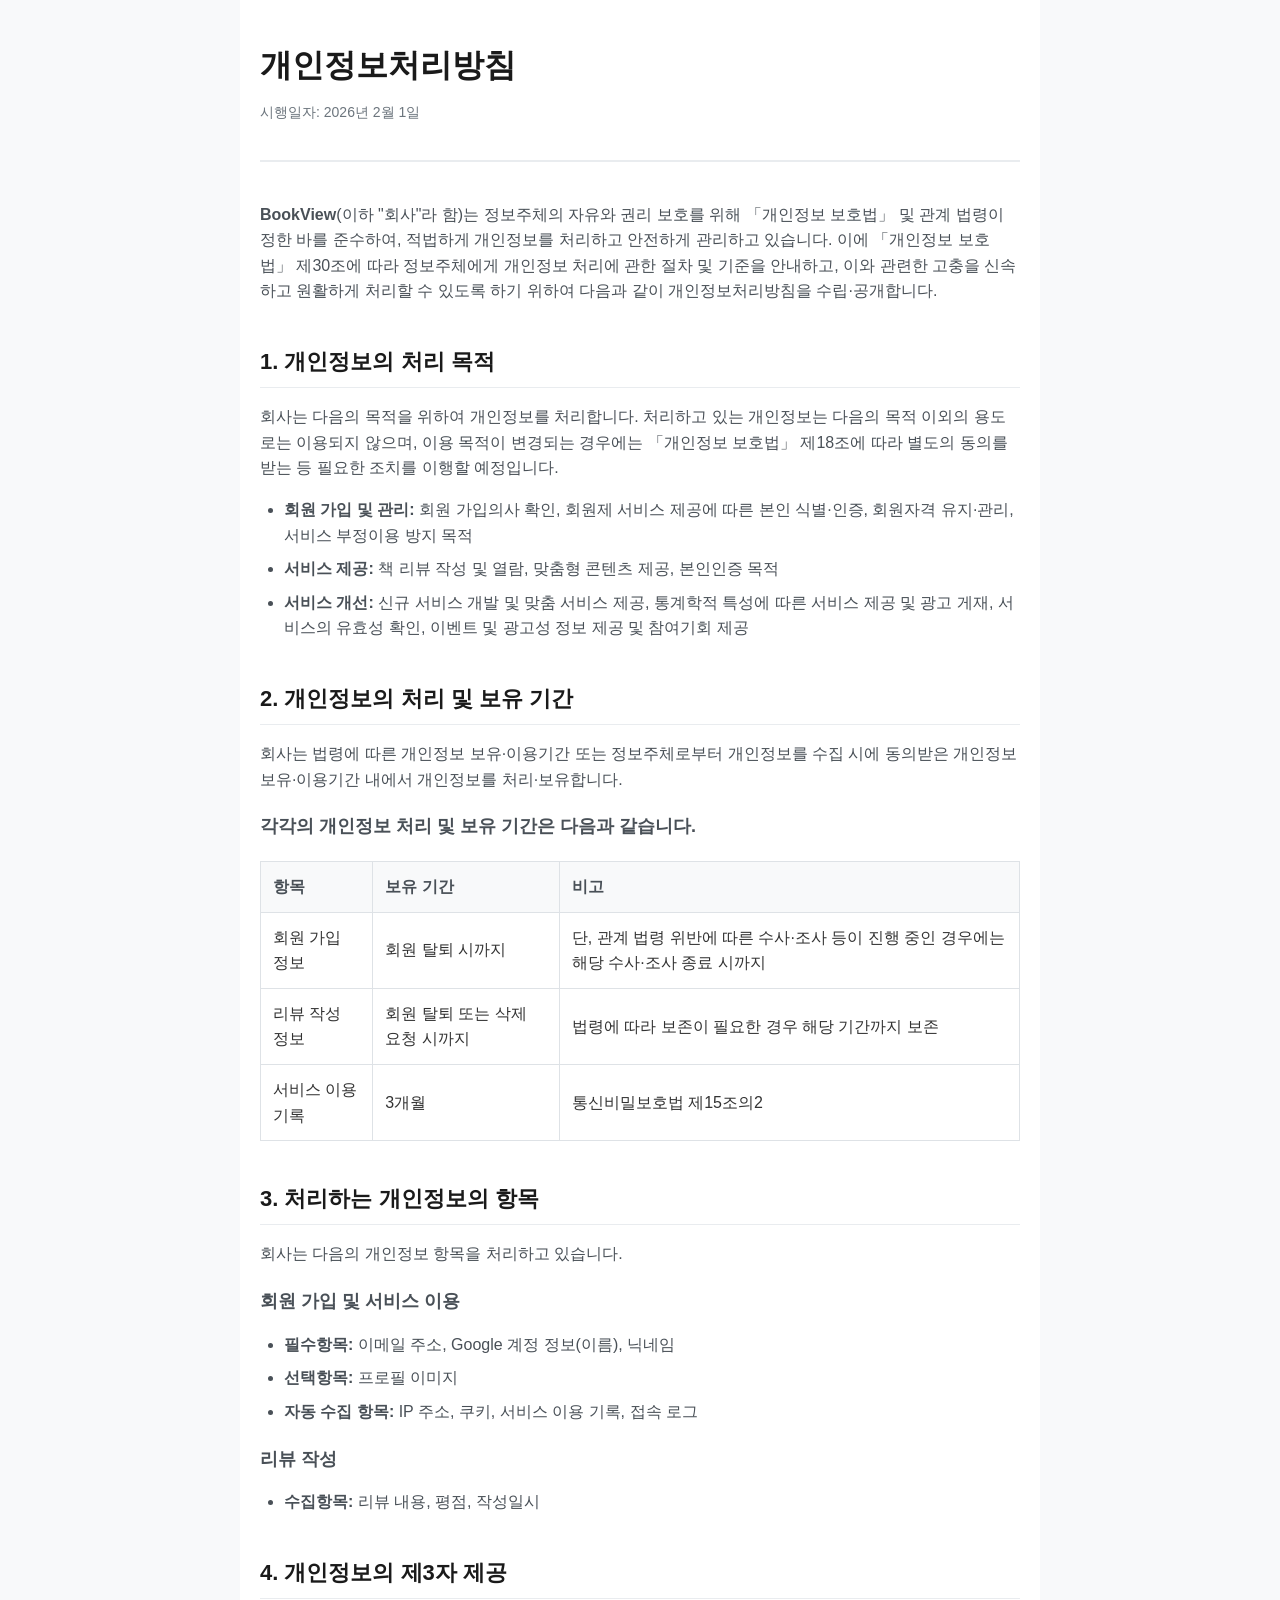
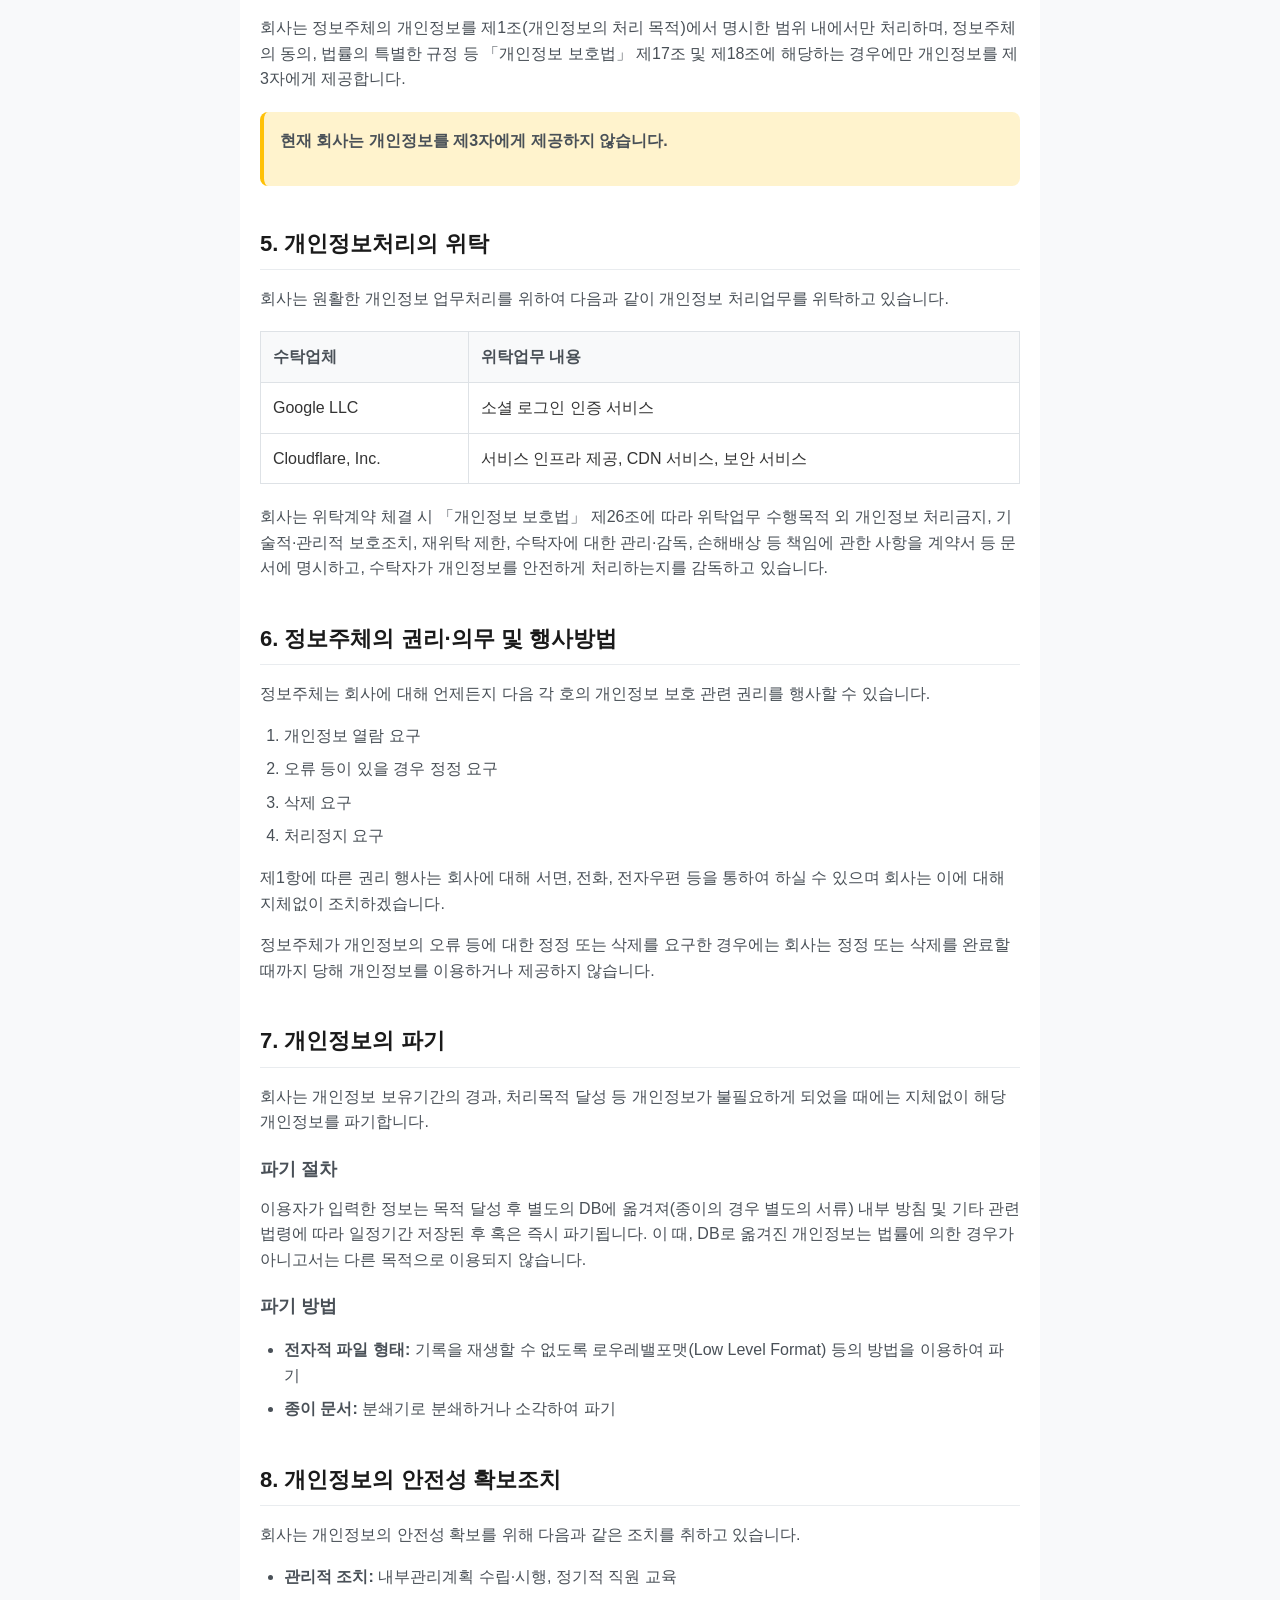
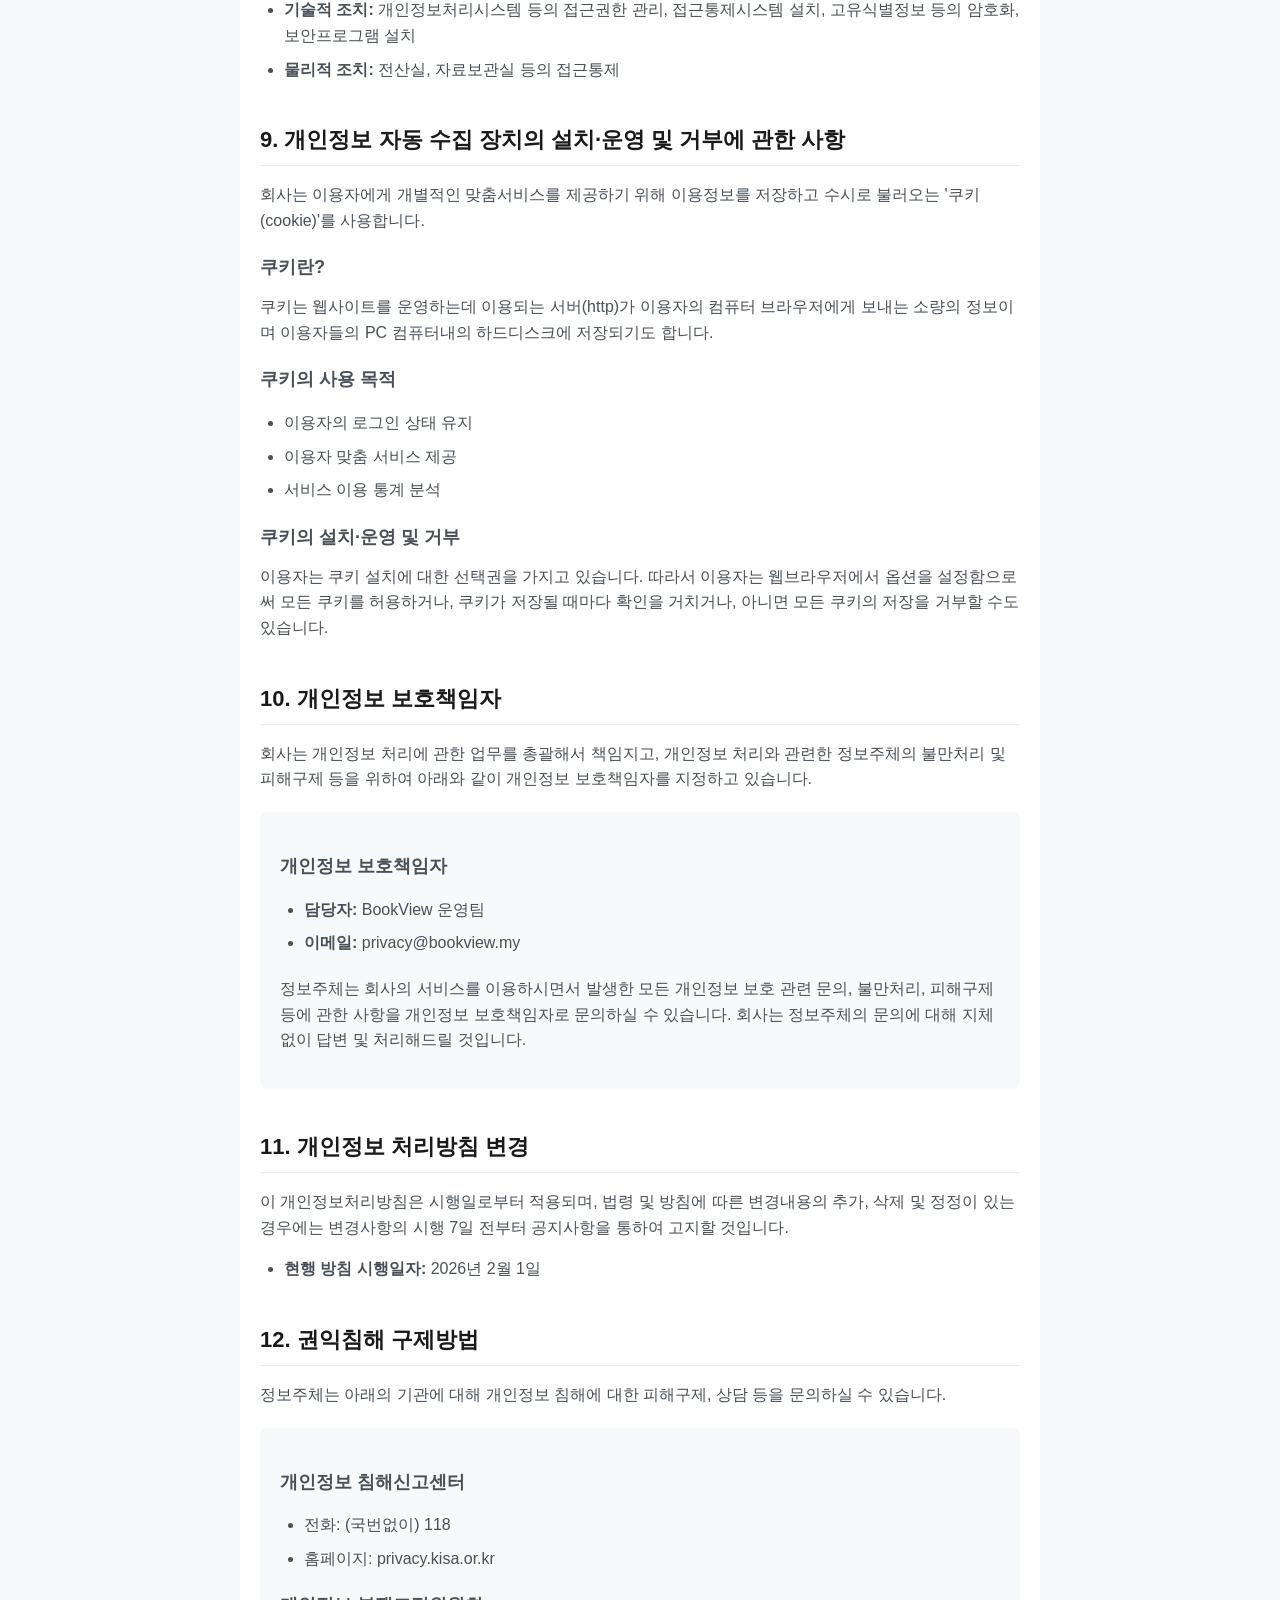
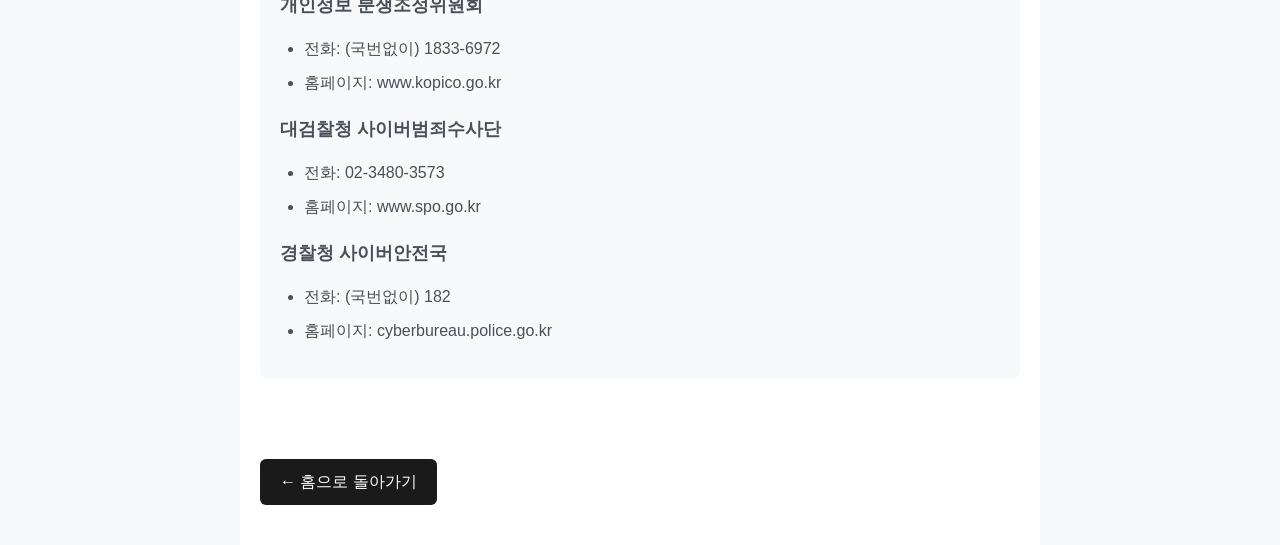
<file: src/main/resources/static/privacy-policy.html>
<!DOCTYPE html>
<html lang="ko">
<head>
    <meta charset="UTF-8">
    <meta name="viewport" content="width=device-width, initial-scale=1.0">
    <title>개인정보처리방침 - BookView</title>
    <style>
        * {
            margin: 0;
            padding: 0;
            box-sizing: border-box;
        }

        body {
            font-family: -apple-system, BlinkMacSystemFont, 'Segoe UI', Roboto, 'Helvetica Neue', Arial, sans-serif;
            line-height: 1.6;
            color: #333;
            background: #f8f9fa;
        }

        .container {
            max-width: 800px;
            margin: 0 auto;
            padding: 40px 20px;
            background: white;
            min-height: 100vh;
        }

        header {
            margin-bottom: 40px;
            padding-bottom: 20px;
            border-bottom: 2px solid #e9ecef;
        }

        h1 {
            font-size: 32px;
            font-weight: 700;
            color: #1a1a1a;
            margin-bottom: 10px;
        }

        .effective-date {
            font-size: 14px;
            color: #6c757d;
        }

        section {
            margin-bottom: 40px;
        }

        h2 {
            font-size: 22px;
            font-weight: 600;
            color: #1a1a1a;
            margin-bottom: 16px;
            padding-bottom: 8px;
            border-bottom: 1px solid #e9ecef;
        }

        h3 {
            font-size: 18px;
            font-weight: 600;
            color: #495057;
            margin: 20px 0 12px 0;
        }

        p {
            margin-bottom: 16px;
            color: #495057;
        }

        ul, ol {
            margin: 16px 0;
            padding-left: 24px;
        }

        li {
            margin-bottom: 8px;
            color: #495057;
        }

        .highlight {
            background: #fff3cd;
            padding: 16px;
            border-radius: 8px;
            margin: 20px 0;
            border-left: 4px solid #ffc107;
        }

        table {
            width: 100%;
            border-collapse: collapse;
            margin: 20px 0;
        }

        th, td {
            padding: 12px;
            text-align: left;
            border: 1px solid #dee2e6;
        }

        th {
            background: #f8f9fa;
            font-weight: 600;
            color: #495057;
        }

        .contact-info {
            background: #f8f9fa;
            padding: 20px;
            border-radius: 8px;
            margin: 20px 0;
        }

        .back-link {
            display: inline-block;
            margin-top: 40px;
            padding: 10px 20px;
            background: #1a1a1a;
            color: white;
            text-decoration: none;
            border-radius: 6px;
            transition: background 0.3s;
        }

        .back-link:hover {
            background: #333;
        }

        @media (max-width: 768px) {
            .container {
                padding: 20px 16px;
            }

            h1 {
                font-size: 24px;
            }

            h2 {
                font-size: 20px;
            }

            h3 {
                font-size: 16px;
            }
        }
    </style>
</head>
<body>
<div class="container">
    <header>
        <h1>개인정보처리방침</h1>
        <p class="effective-date">시행일자: 2026년 2월 1일</p>
    </header>

    <section>
        <p><strong>BookView</strong>(이하 "회사"라 함)는 정보주체의 자유와 권리 보호를 위해 「개인정보 보호법」 및 관계 법령이 정한 바를 준수하여, 적법하게 개인정보를 처리하고 안전하게 관리하고 있습니다. 이에 「개인정보 보호법」 제30조에 따라 정보주체에게 개인정보 처리에 관한 절차 및 기준을 안내하고, 이와 관련한 고충을 신속하고 원활하게 처리할 수 있도록 하기 위하여 다음과 같이 개인정보처리방침을 수립·공개합니다.</p>
    </section>

    <section>
        <h2>1. 개인정보의 처리 목적</h2>
        <p>회사는 다음의 목적을 위하여 개인정보를 처리합니다. 처리하고 있는 개인정보는 다음의 목적 이외의 용도로는 이용되지 않으며, 이용 목적이 변경되는 경우에는 「개인정보 보호법」 제18조에 따라 별도의 동의를 받는 등 필요한 조치를 이행할 예정입니다.</p>

        <ul>
            <li><strong>회원 가입 및 관리:</strong> 회원 가입의사 확인, 회원제 서비스 제공에 따른 본인 식별·인증, 회원자격 유지·관리, 서비스 부정이용 방지 목적</li>
            <li><strong>서비스 제공:</strong> 책 리뷰 작성 및 열람, 맞춤형 콘텐츠 제공, 본인인증 목적</li>
            <li><strong>서비스 개선:</strong> 신규 서비스 개발 및 맞춤 서비스 제공, 통계학적 특성에 따른 서비스 제공 및 광고 게재, 서비스의 유효성 확인, 이벤트 및 광고성 정보 제공 및 참여기회 제공</li>
        </ul>
    </section>

    <section>
        <h2>2. 개인정보의 처리 및 보유 기간</h2>
        <p>회사는 법령에 따른 개인정보 보유·이용기간 또는 정보주체로부터 개인정보를 수집 시에 동의받은 개인정보 보유·이용기간 내에서 개인정보를 처리·보유합니다.</p>

        <h3>각각의 개인정보 처리 및 보유 기간은 다음과 같습니다.</h3>

        <table>
            <thead>
            <tr>
                <th>항목</th>
                <th>보유 기간</th>
                <th>비고</th>
            </tr>
            </thead>
            <tbody>
            <tr>
                <td>회원 가입 정보</td>
                <td>회원 탈퇴 시까지</td>
                <td>단, 관계 법령 위반에 따른 수사·조사 등이 진행 중인 경우에는 해당 수사·조사 종료 시까지</td>
            </tr>
            <tr>
                <td>리뷰 작성 정보</td>
                <td>회원 탈퇴 또는 삭제 요청 시까지</td>
                <td>법령에 따라 보존이 필요한 경우 해당 기간까지 보존</td>
            </tr>
            <tr>
                <td>서비스 이용 기록</td>
                <td>3개월</td>
                <td>통신비밀보호법 제15조의2</td>
            </tr>
            </tbody>
        </table>
    </section>

    <section>
        <h2>3. 처리하는 개인정보의 항목</h2>
        <p>회사는 다음의 개인정보 항목을 처리하고 있습니다.</p>

        <h3>회원 가입 및 서비스 이용</h3>
        <ul>
            <li><strong>필수항목:</strong> 이메일 주소, Google 계정 정보(이름), 닉네임</li>
            <li><strong>선택항목:</strong> 프로필 이미지</li>
            <li><strong>자동 수집 항목:</strong> IP 주소, 쿠키, 서비스 이용 기록, 접속 로그</li>
        </ul>

        <h3>리뷰 작성</h3>
        <ul>
            <li><strong>수집항목:</strong> 리뷰 내용, 평점, 작성일시</li>
        </ul>
    </section>

    <section>
        <h2>4. 개인정보의 제3자 제공</h2>
        <p>회사는 정보주체의 개인정보를 제1조(개인정보의 처리 목적)에서 명시한 범위 내에서만 처리하며, 정보주체의 동의, 법률의 특별한 규정 등 「개인정보 보호법」 제17조 및 제18조에 해당하는 경우에만 개인정보를 제3자에게 제공합니다.</p>

        <div class="highlight">
            <p><strong>현재 회사는 개인정보를 제3자에게 제공하지 않습니다.</strong></p>
        </div>
    </section>

    <section>
        <h2>5. 개인정보처리의 위탁</h2>
        <p>회사는 원활한 개인정보 업무처리를 위하여 다음과 같이 개인정보 처리업무를 위탁하고 있습니다.</p>

        <table>
            <thead>
            <tr>
                <th>수탁업체</th>
                <th>위탁업무 내용</th>
            </tr>
            </thead>
            <tbody>
            <tr>
                <td>Google LLC</td>
                <td>소셜 로그인 인증 서비스</td>
            </tr>
            <tr>
                <td>Cloudflare, Inc.</td>
                <td>서비스 인프라 제공, CDN 서비스, 보안 서비스</td>
            </tr>
            </tbody>
        </table>

        <p>회사는 위탁계약 체결 시 「개인정보 보호법」 제26조에 따라 위탁업무 수행목적 외 개인정보 처리금지, 기술적·관리적 보호조치, 재위탁 제한, 수탁자에 대한 관리·감독, 손해배상 등 책임에 관한 사항을 계약서 등 문서에 명시하고, 수탁자가 개인정보를 안전하게 처리하는지를 감독하고 있습니다.</p>
    </section>

    <section>
        <h2>6. 정보주체의 권리·의무 및 행사방법</h2>
        <p>정보주체는 회사에 대해 언제든지 다음 각 호의 개인정보 보호 관련 권리를 행사할 수 있습니다.</p>

        <ol>
            <li>개인정보 열람 요구</li>
            <li>오류 등이 있을 경우 정정 요구</li>
            <li>삭제 요구</li>
            <li>처리정지 요구</li>
        </ol>

        <p>제1항에 따른 권리 행사는 회사에 대해 서면, 전화, 전자우편 등을 통하여 하실 수 있으며 회사는 이에 대해 지체없이 조치하겠습니다.</p>

        <p>정보주체가 개인정보의 오류 등에 대한 정정 또는 삭제를 요구한 경우에는 회사는 정정 또는 삭제를 완료할 때까지 당해 개인정보를 이용하거나 제공하지 않습니다.</p>
    </section>

    <section>
        <h2>7. 개인정보의 파기</h2>
        <p>회사는 개인정보 보유기간의 경과, 처리목적 달성 등 개인정보가 불필요하게 되었을 때에는 지체없이 해당 개인정보를 파기합니다.</p>

        <h3>파기 절차</h3>
        <p>이용자가 입력한 정보는 목적 달성 후 별도의 DB에 옮겨져(종이의 경우 별도의 서류) 내부 방침 및 기타 관련 법령에 따라 일정기간 저장된 후 혹은 즉시 파기됩니다. 이 때, DB로 옮겨진 개인정보는 법률에 의한 경우가 아니고서는 다른 목적으로 이용되지 않습니다.</p>

        <h3>파기 방법</h3>
        <ul>
            <li><strong>전자적 파일 형태:</strong> 기록을 재생할 수 없도록 로우레밸포맷(Low Level Format) 등의 방법을 이용하여 파기</li>
            <li><strong>종이 문서:</strong> 분쇄기로 분쇄하거나 소각하여 파기</li>
        </ul>
    </section>

    <section>
        <h2>8. 개인정보의 안전성 확보조치</h2>
        <p>회사는 개인정보의 안전성 확보를 위해 다음과 같은 조치를 취하고 있습니다.</p>

        <ul>
            <li><strong>관리적 조치:</strong> 내부관리계획 수립·시행, 정기적 직원 교육</li>
            <li><strong>기술적 조치:</strong> 개인정보처리시스템 등의 접근권한 관리, 접근통제시스템 설치, 고유식별정보 등의 암호화, 보안프로그램 설치</li>
            <li><strong>물리적 조치:</strong> 전산실, 자료보관실 등의 접근통제</li>
        </ul>
    </section>

    <section>
        <h2>9. 개인정보 자동 수집 장치의 설치·운영 및 거부에 관한 사항</h2>
        <p>회사는 이용자에게 개별적인 맞춤서비스를 제공하기 위해 이용정보를 저장하고 수시로 불러오는 '쿠키(cookie)'를 사용합니다.</p>

        <h3>쿠키란?</h3>
        <p>쿠키는 웹사이트를 운영하는데 이용되는 서버(http)가 이용자의 컴퓨터 브라우저에게 보내는 소량의 정보이며 이용자들의 PC 컴퓨터내의 하드디스크에 저장되기도 합니다.</p>

        <h3>쿠키의 사용 목적</h3>
        <ul>
            <li>이용자의 로그인 상태 유지</li>
            <li>이용자 맞춤 서비스 제공</li>
            <li>서비스 이용 통계 분석</li>
        </ul>

        <h3>쿠키의 설치·운영 및 거부</h3>
        <p>이용자는 쿠키 설치에 대한 선택권을 가지고 있습니다. 따라서 이용자는 웹브라우저에서 옵션을 설정함으로써 모든 쿠키를 허용하거나, 쿠키가 저장될 때마다 확인을 거치거나, 아니면 모든 쿠키의 저장을 거부할 수도 있습니다.</p>
    </section>

    <section>
        <h2>10. 개인정보 보호책임자</h2>
        <p>회사는 개인정보 처리에 관한 업무를 총괄해서 책임지고, 개인정보 처리와 관련한 정보주체의 불만처리 및 피해구제 등을 위하여 아래와 같이 개인정보 보호책임자를 지정하고 있습니다.</p>

        <div class="contact-info">
            <h3>개인정보 보호책임자</h3>
            <ul>
                <li><strong>담당자:</strong> BookView 운영팀</li>
                <li><strong>이메일:</strong> privacy@bookview.my</li>
            </ul>

            <p style="margin-top: 20px;">정보주체는 회사의 서비스를 이용하시면서 발생한 모든 개인정보 보호 관련 문의, 불만처리, 피해구제 등에 관한 사항을 개인정보 보호책임자로 문의하실 수 있습니다. 회사는 정보주체의 문의에 대해 지체없이 답변 및 처리해드릴 것입니다.</p>
        </div>
    </section>

    <section>
        <h2>11. 개인정보 처리방침 변경</h2>
        <p>이 개인정보처리방침은 시행일로부터 적용되며, 법령 및 방침에 따른 변경내용의 추가, 삭제 및 정정이 있는 경우에는 변경사항의 시행 7일 전부터 공지사항을 통하여 고지할 것입니다.</p>

        <ul>
            <li><strong>현행 방침 시행일자:</strong> 2026년 2월 1일</li>
        </ul>
    </section>

    <section>
        <h2>12. 권익침해 구제방법</h2>
        <p>정보주체는 아래의 기관에 대해 개인정보 침해에 대한 피해구제, 상담 등을 문의하실 수 있습니다.</p>

        <div class="contact-info">
            <h3>개인정보 침해신고센터</h3>
            <ul>
                <li>전화: (국번없이) 118</li>
                <li>홈페이지: privacy.kisa.or.kr</li>
            </ul>

            <h3>개인정보 분쟁조정위원회</h3>
            <ul>
                <li>전화: (국번없이) 1833-6972</li>
                <li>홈페이지: www.kopico.go.kr</li>
            </ul>

            <h3>대검찰청 사이버범죄수사단</h3>
            <ul>
                <li>전화: 02-3480-3573</li>
                <li>홈페이지: www.spo.go.kr</li>
            </ul>

            <h3>경찰청 사이버안전국</h3>
            <ul>
                <li>전화: (국번없이) 182</li>
                <li>홈페이지: cyberbureau.police.go.kr</li>
            </ul>
        </div>
    </section>

    <a href="/" class="back-link">← 홈으로 돌아가기</a>
</div>
</body>
</html>
</file>
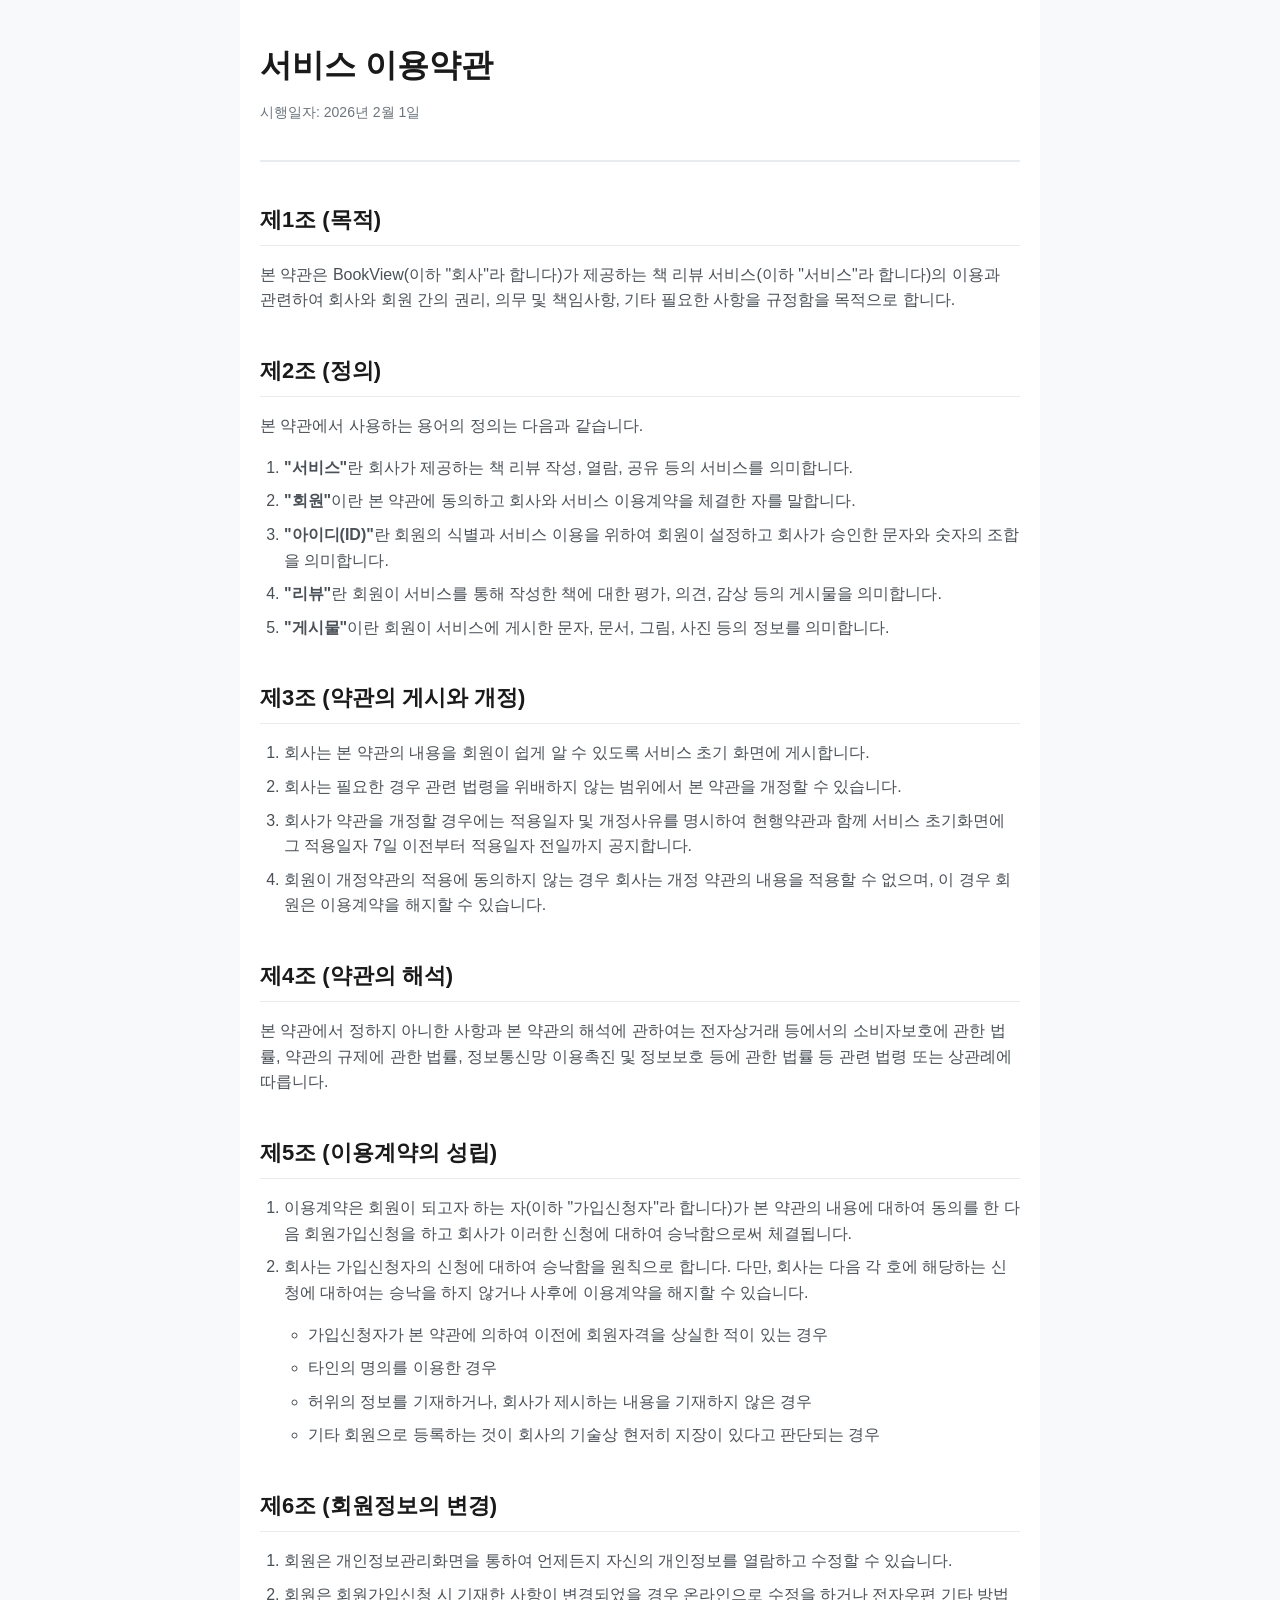
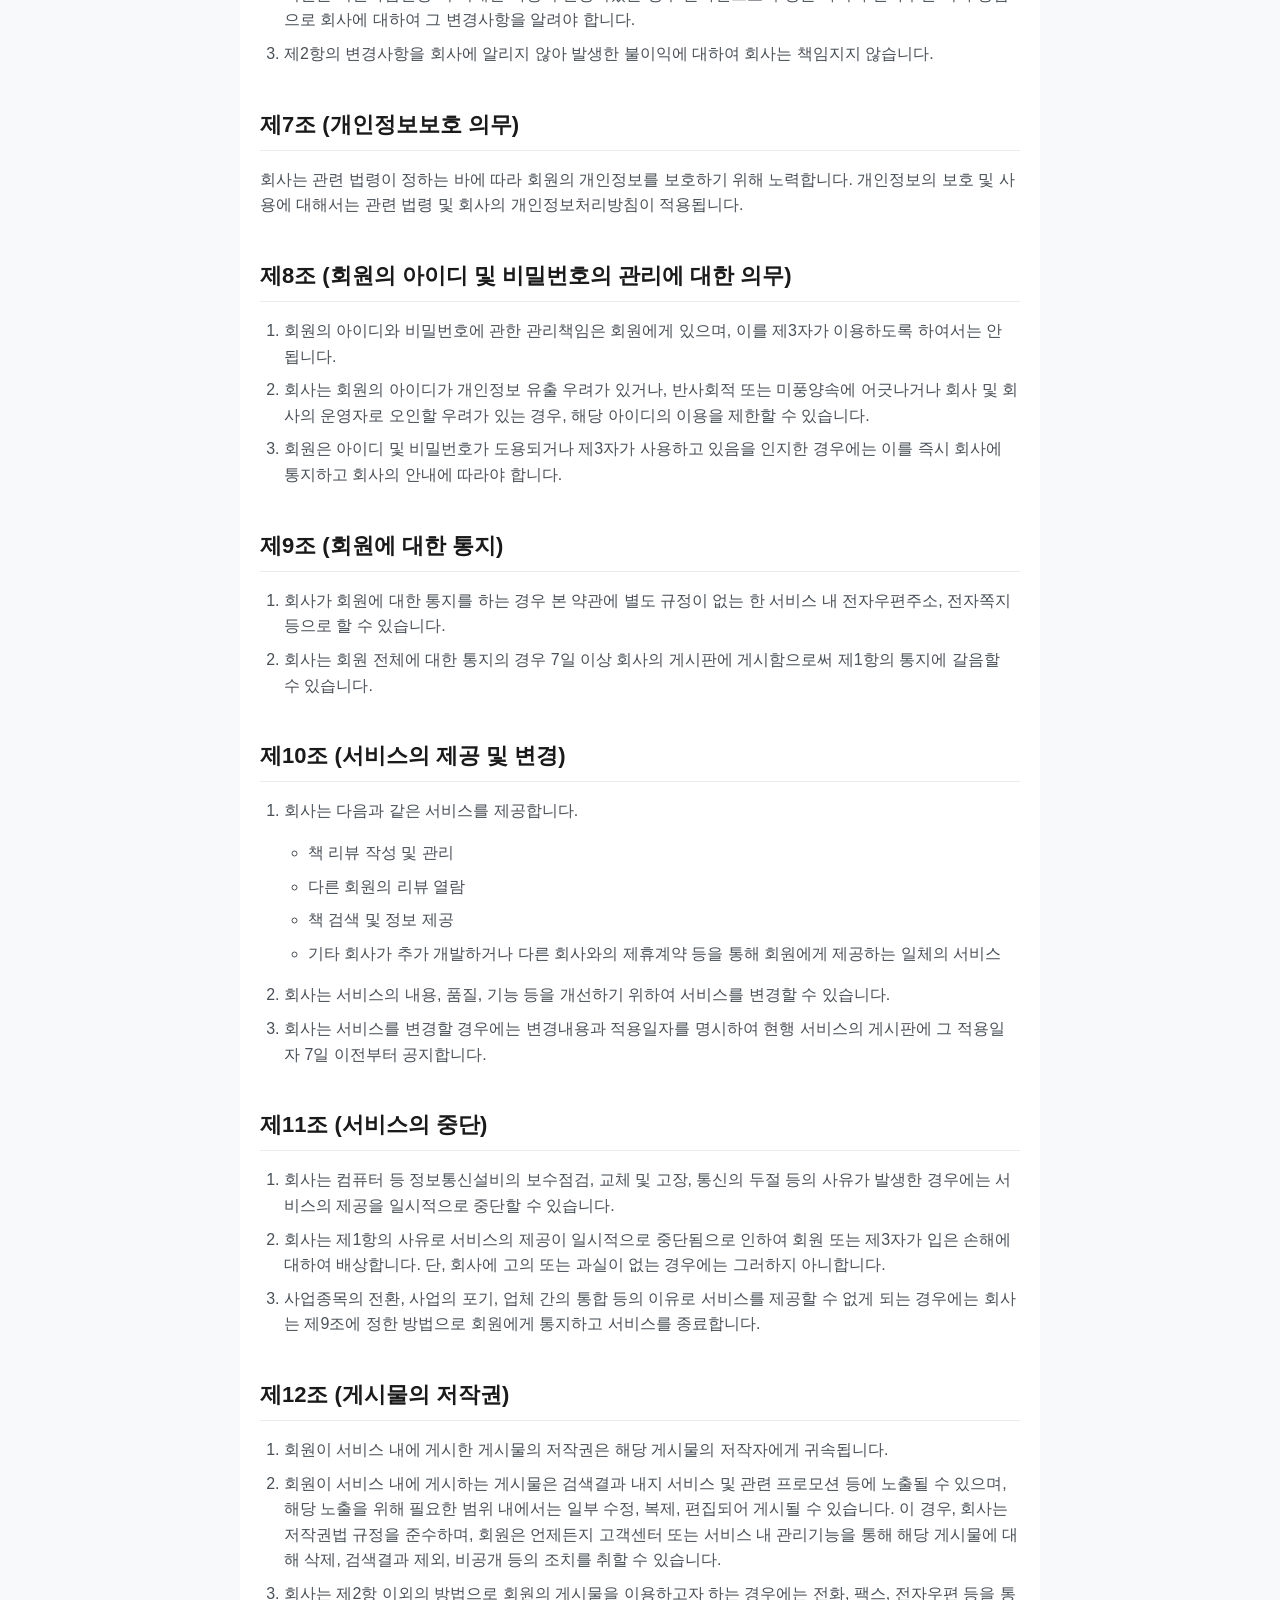
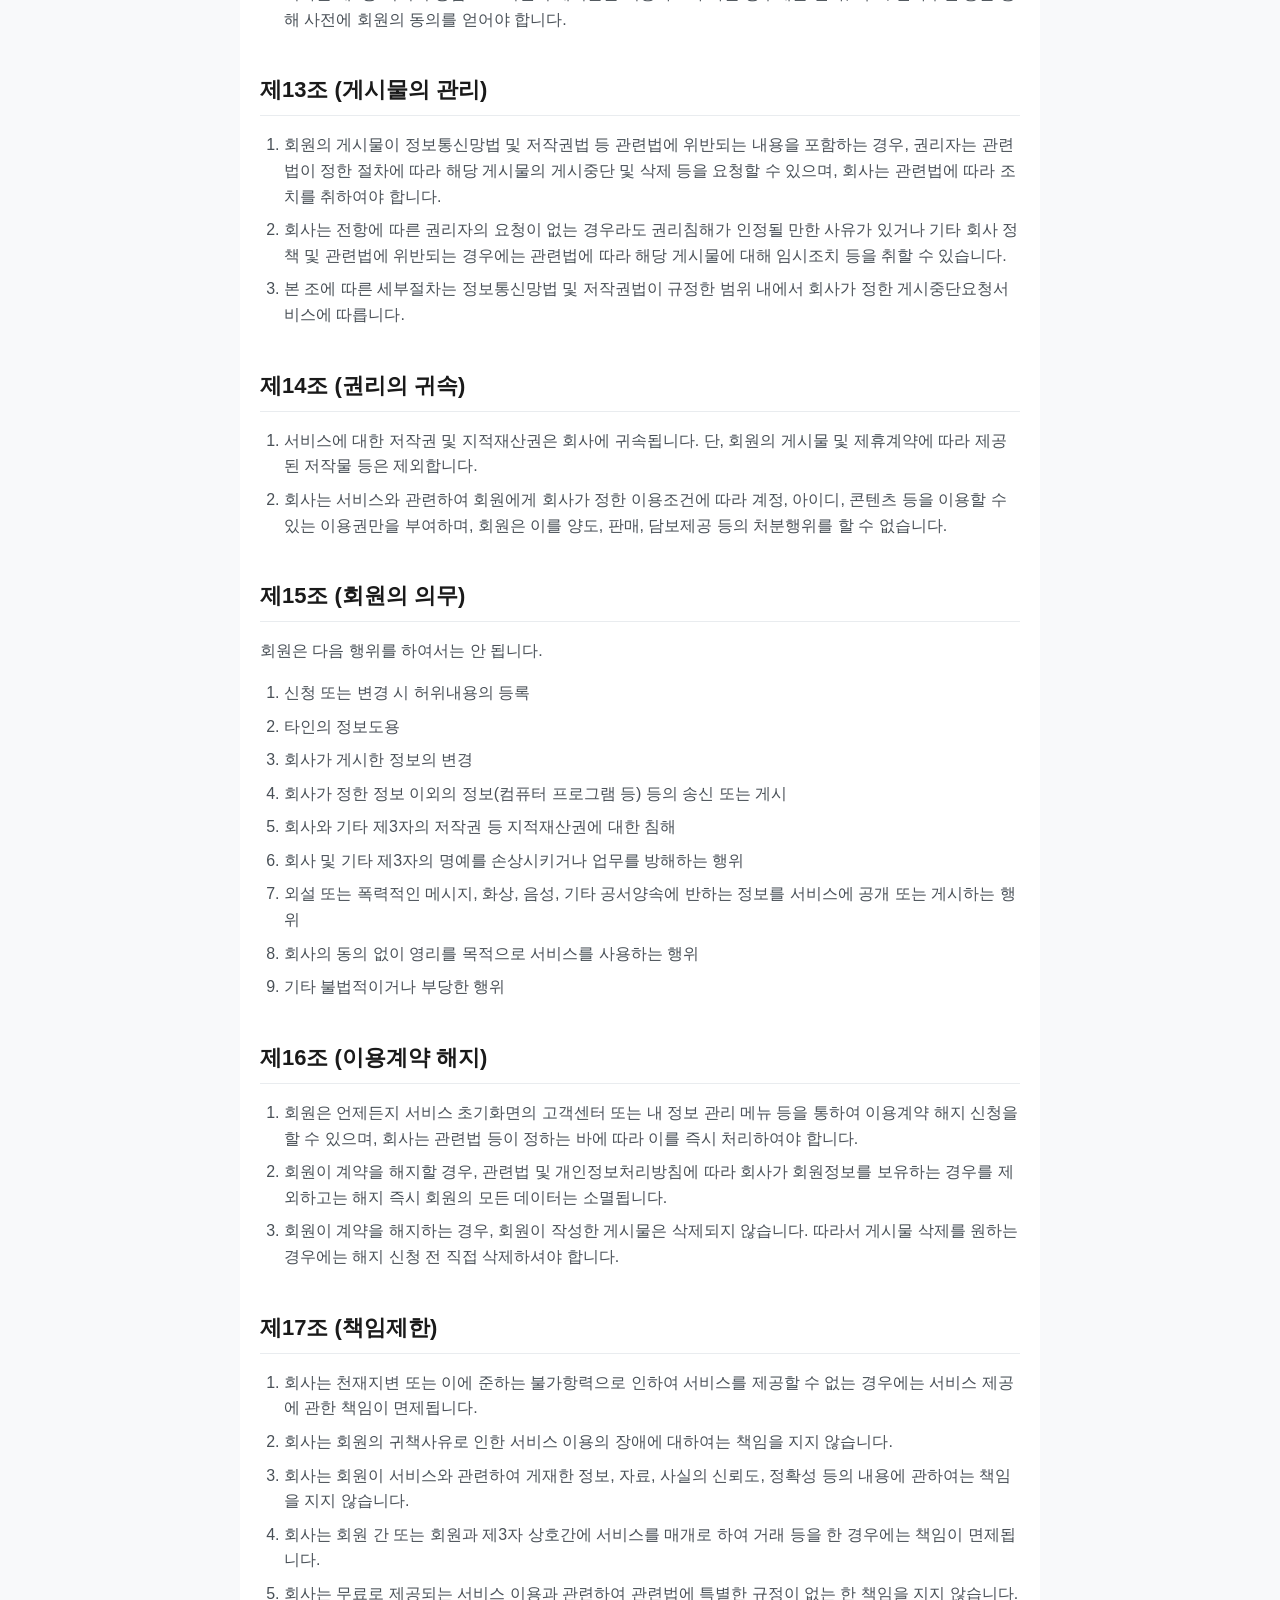
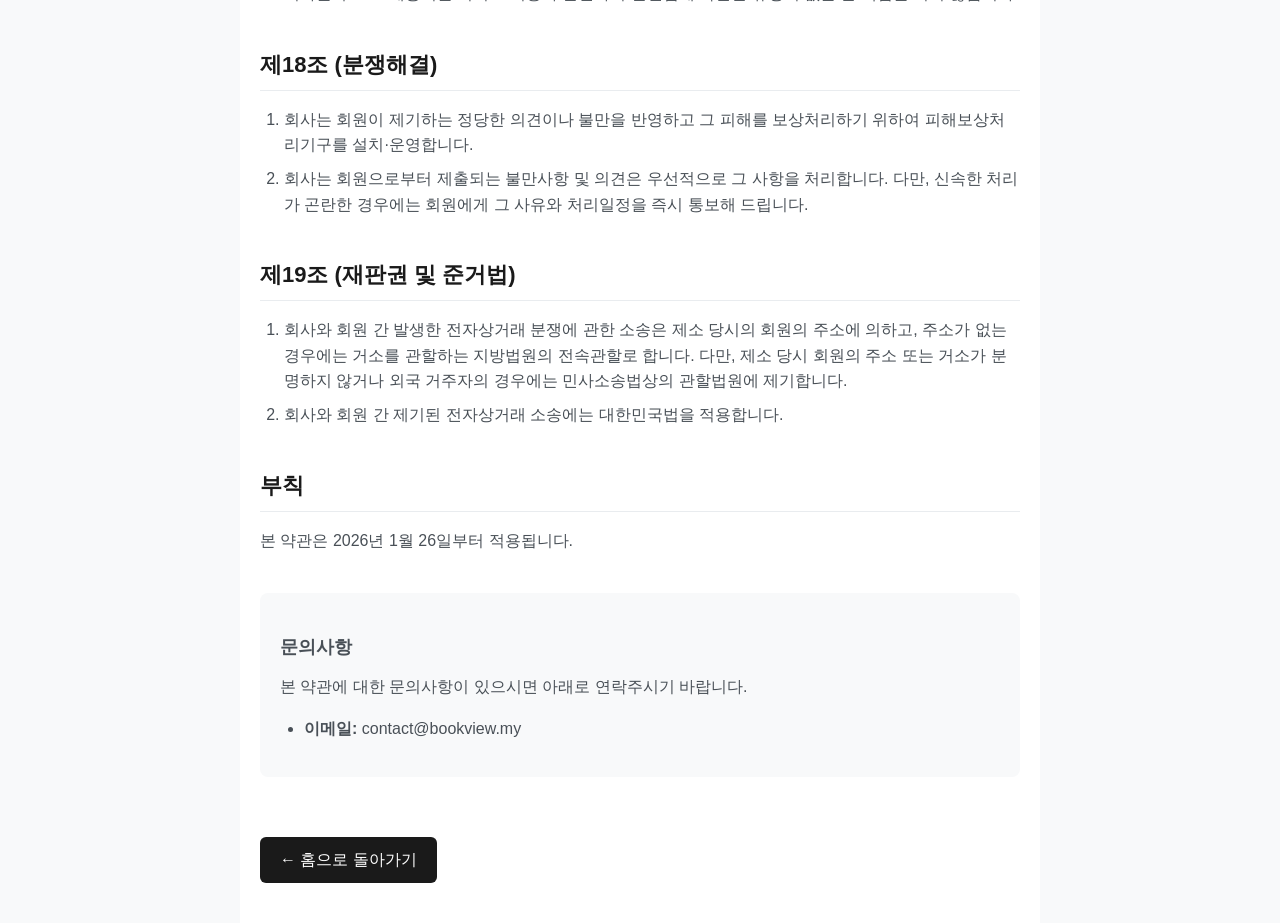
<file: src/main/resources/static/terms-of-service.html>
<!DOCTYPE html>
<html lang="ko">
<head>
    <meta charset="UTF-8">
    <meta name="viewport" content="width=device-width, initial-scale=1.0">
    <title>서비스 이용약관 - BookView</title>
    <style>
        * {
            margin: 0;
            padding: 0;
            box-sizing: border-box;
        }

        body {
            font-family: -apple-system, BlinkMacSystemFont, 'Segoe UI', Roboto, 'Helvetica Neue', Arial, sans-serif;
            line-height: 1.6;
            color: #333;
            background: #f8f9fa;
        }

        .container {
            max-width: 800px;
            margin: 0 auto;
            padding: 40px 20px;
            background: white;
            min-height: 100vh;
        }

        header {
            margin-bottom: 40px;
            padding-bottom: 20px;
            border-bottom: 2px solid #e9ecef;
        }

        h1 {
            font-size: 32px;
            font-weight: 700;
            color: #1a1a1a;
            margin-bottom: 10px;
        }

        .effective-date {
            font-size: 14px;
            color: #6c757d;
        }

        section {
            margin-bottom: 40px;
        }

        h2 {
            font-size: 22px;
            font-weight: 600;
            color: #1a1a1a;
            margin-bottom: 16px;
            padding-bottom: 8px;
            border-bottom: 1px solid #e9ecef;
        }

        h3 {
            font-size: 18px;
            font-weight: 600;
            color: #495057;
            margin: 20px 0 12px 0;
        }

        p {
            margin-bottom: 16px;
            color: #495057;
        }

        ul, ol {
            margin: 16px 0;
            padding-left: 24px;
        }

        li {
            margin-bottom: 8px;
            color: #495057;
        }

        .highlight {
            background: #e7f3ff;
            padding: 16px;
            border-radius: 8px;
            margin: 20px 0;
            border-left: 4px solid #0066cc;
        }

        .warning {
            background: #fff3cd;
            padding: 16px;
            border-radius: 8px;
            margin: 20px 0;
            border-left: 4px solid #ffc107;
        }

        .contact-info {
            background: #f8f9fa;
            padding: 20px;
            border-radius: 8px;
            margin: 20px 0;
        }

        .back-link {
            display: inline-block;
            margin-top: 40px;
            padding: 10px 20px;
            background: #1a1a1a;
            color: white;
            text-decoration: none;
            border-radius: 6px;
            transition: background 0.3s;
        }

        .back-link:hover {
            background: #333;
        }

        @media (max-width: 768px) {
            .container {
                padding: 20px 16px;
            }

            h1 {
                font-size: 24px;
            }

            h2 {
                font-size: 20px;
            }

            h3 {
                font-size: 16px;
            }
        }
    </style>
</head>
<body>
<div class="container">
    <header>
        <h1>서비스 이용약관</h1>
        <p class="effective-date">시행일자: 2026년 2월 1일</p>
    </header>

    <section>
        <h2>제1조 (목적)</h2>
        <p>본 약관은 BookView(이하 "회사"라 합니다)가 제공하는 책 리뷰 서비스(이하 "서비스"라 합니다)의 이용과 관련하여 회사와 회원 간의 권리, 의무 및 책임사항, 기타 필요한 사항을 규정함을 목적으로 합니다.</p>
    </section>

    <section>
        <h2>제2조 (정의)</h2>
        <p>본 약관에서 사용하는 용어의 정의는 다음과 같습니다.</p>
        <ol>
            <li><strong>"서비스"</strong>란 회사가 제공하는 책 리뷰 작성, 열람, 공유 등의 서비스를 의미합니다.</li>
            <li><strong>"회원"</strong>이란 본 약관에 동의하고 회사와 서비스 이용계약을 체결한 자를 말합니다.</li>
            <li><strong>"아이디(ID)"</strong>란 회원의 식별과 서비스 이용을 위하여 회원이 설정하고 회사가 승인한 문자와 숫자의 조합을 의미합니다.</li>
            <li><strong>"리뷰"</strong>란 회원이 서비스를 통해 작성한 책에 대한 평가, 의견, 감상 등의 게시물을 의미합니다.</li>
            <li><strong>"게시물"</strong>이란 회원이 서비스에 게시한 문자, 문서, 그림, 사진 등의 정보를 의미합니다.</li>
        </ol>
    </section>

    <section>
        <h2>제3조 (약관의 게시와 개정)</h2>
        <ol>
            <li>회사는 본 약관의 내용을 회원이 쉽게 알 수 있도록 서비스 초기 화면에 게시합니다.</li>
            <li>회사는 필요한 경우 관련 법령을 위배하지 않는 범위에서 본 약관을 개정할 수 있습니다.</li>
            <li>회사가 약관을 개정할 경우에는 적용일자 및 개정사유를 명시하여 현행약관과 함께 서비스 초기화면에 그 적용일자 7일 이전부터 적용일자 전일까지 공지합니다.</li>
            <li>회원이 개정약관의 적용에 동의하지 않는 경우 회사는 개정 약관의 내용을 적용할 수 없으며, 이 경우 회원은 이용계약을 해지할 수 있습니다.</li>
        </ol>
    </section>

    <section>
        <h2>제4조 (약관의 해석)</h2>
        <p>본 약관에서 정하지 아니한 사항과 본 약관의 해석에 관하여는 전자상거래 등에서의 소비자보호에 관한 법률, 약관의 규제에 관한 법률, 정보통신망 이용촉진 및 정보보호 등에 관한 법률 등 관련 법령 또는 상관례에 따릅니다.</p>
    </section>

    <section>
        <h2>제5조 (이용계약의 성립)</h2>
        <ol>
            <li>이용계약은 회원이 되고자 하는 자(이하 "가입신청자"라 합니다)가 본 약관의 내용에 대하여 동의를 한 다음 회원가입신청을 하고 회사가 이러한 신청에 대하여 승낙함으로써 체결됩니다.</li>
            <li>회사는 가입신청자의 신청에 대하여 승낙함을 원칙으로 합니다. 다만, 회사는 다음 각 호에 해당하는 신청에 대하여는 승낙을 하지 않거나 사후에 이용계약을 해지할 수 있습니다.
                <ul>
                    <li>가입신청자가 본 약관에 의하여 이전에 회원자격을 상실한 적이 있는 경우</li>
                    <li>타인의 명의를 이용한 경우</li>
                    <li>허위의 정보를 기재하거나, 회사가 제시하는 내용을 기재하지 않은 경우</li>
                    <li>기타 회원으로 등록하는 것이 회사의 기술상 현저히 지장이 있다고 판단되는 경우</li>
                </ul>
            </li>
        </ol>
    </section>

    <section>
        <h2>제6조 (회원정보의 변경)</h2>
        <ol>
            <li>회원은 개인정보관리화면을 통하여 언제든지 자신의 개인정보를 열람하고 수정할 수 있습니다.</li>
            <li>회원은 회원가입신청 시 기재한 사항이 변경되었을 경우 온라인으로 수정을 하거나 전자우편 기타 방법으로 회사에 대하여 그 변경사항을 알려야 합니다.</li>
            <li>제2항의 변경사항을 회사에 알리지 않아 발생한 불이익에 대하여 회사는 책임지지 않습니다.</li>
        </ol>
    </section>

    <section>
        <h2>제7조 (개인정보보호 의무)</h2>
        <p>회사는 관련 법령이 정하는 바에 따라 회원의 개인정보를 보호하기 위해 노력합니다. 개인정보의 보호 및 사용에 대해서는 관련 법령 및 회사의 개인정보처리방침이 적용됩니다.</p>
    </section>

    <section>
        <h2>제8조 (회원의 아이디 및 비밀번호의 관리에 대한 의무)</h2>
        <ol>
            <li>회원의 아이디와 비밀번호에 관한 관리책임은 회원에게 있으며, 이를 제3자가 이용하도록 하여서는 안 됩니다.</li>
            <li>회사는 회원의 아이디가 개인정보 유출 우려가 있거나, 반사회적 또는 미풍양속에 어긋나거나 회사 및 회사의 운영자로 오인할 우려가 있는 경우, 해당 아이디의 이용을 제한할 수 있습니다.</li>
            <li>회원은 아이디 및 비밀번호가 도용되거나 제3자가 사용하고 있음을 인지한 경우에는 이를 즉시 회사에 통지하고 회사의 안내에 따라야 합니다.</li>
        </ol>
    </section>

    <section>
        <h2>제9조 (회원에 대한 통지)</h2>
        <ol>
            <li>회사가 회원에 대한 통지를 하는 경우 본 약관에 별도 규정이 없는 한 서비스 내 전자우편주소, 전자쪽지 등으로 할 수 있습니다.</li>
            <li>회사는 회원 전체에 대한 통지의 경우 7일 이상 회사의 게시판에 게시함으로써 제1항의 통지에 갈음할 수 있습니다.</li>
        </ol>
    </section>

    <section>
        <h2>제10조 (서비스의 제공 및 변경)</h2>
        <ol>
            <li>회사는 다음과 같은 서비스를 제공합니다.
                <ul>
                    <li>책 리뷰 작성 및 관리</li>
                    <li>다른 회원의 리뷰 열람</li>
                    <li>책 검색 및 정보 제공</li>
                    <li>기타 회사가 추가 개발하거나 다른 회사와의 제휴계약 등을 통해 회원에게 제공하는 일체의 서비스</li>
                </ul>
            </li>
            <li>회사는 서비스의 내용, 품질, 기능 등을 개선하기 위하여 서비스를 변경할 수 있습니다.</li>
            <li>회사는 서비스를 변경할 경우에는 변경내용과 적용일자를 명시하여 현행 서비스의 게시판에 그 적용일자 7일 이전부터 공지합니다.</li>
        </ol>
    </section>

    <section>
        <h2>제11조 (서비스의 중단)</h2>
        <ol>
            <li>회사는 컴퓨터 등 정보통신설비의 보수점검, 교체 및 고장, 통신의 두절 등의 사유가 발생한 경우에는 서비스의 제공을 일시적으로 중단할 수 있습니다.</li>
            <li>회사는 제1항의 사유로 서비스의 제공이 일시적으로 중단됨으로 인하여 회원 또는 제3자가 입은 손해에 대하여 배상합니다. 단, 회사에 고의 또는 과실이 없는 경우에는 그러하지 아니합니다.</li>
            <li>사업종목의 전환, 사업의 포기, 업체 간의 통합 등의 이유로 서비스를 제공할 수 없게 되는 경우에는 회사는 제9조에 정한 방법으로 회원에게 통지하고 서비스를 종료합니다.</li>
        </ol>
    </section>

    <section>
        <h2>제12조 (게시물의 저작권)</h2>
        <ol>
            <li>회원이 서비스 내에 게시한 게시물의 저작권은 해당 게시물의 저작자에게 귀속됩니다.</li>
            <li>회원이 서비스 내에 게시하는 게시물은 검색결과 내지 서비스 및 관련 프로모션 등에 노출될 수 있으며, 해당 노출을 위해 필요한 범위 내에서는 일부 수정, 복제, 편집되어 게시될 수 있습니다. 이 경우, 회사는 저작권법 규정을 준수하며, 회원은 언제든지 고객센터 또는 서비스 내 관리기능을 통해 해당 게시물에 대해 삭제, 검색결과 제외, 비공개 등의 조치를 취할 수 있습니다.</li>
            <li>회사는 제2항 이외의 방법으로 회원의 게시물을 이용하고자 하는 경우에는 전화, 팩스, 전자우편 등을 통해 사전에 회원의 동의를 얻어야 합니다.</li>
        </ol>
    </section>

    <section>
        <h2>제13조 (게시물의 관리)</h2>
        <ol>
            <li>회원의 게시물이 정보통신망법 및 저작권법 등 관련법에 위반되는 내용을 포함하는 경우, 권리자는 관련법이 정한 절차에 따라 해당 게시물의 게시중단 및 삭제 등을 요청할 수 있으며, 회사는 관련법에 따라 조치를 취하여야 합니다.</li>
            <li>회사는 전항에 따른 권리자의 요청이 없는 경우라도 권리침해가 인정될 만한 사유가 있거나 기타 회사 정책 및 관련법에 위반되는 경우에는 관련법에 따라 해당 게시물에 대해 임시조치 등을 취할 수 있습니다.</li>
            <li>본 조에 따른 세부절차는 정보통신망법 및 저작권법이 규정한 범위 내에서 회사가 정한 게시중단요청서비스에 따릅니다.</li>
        </ol>
    </section>

    <section>
        <h2>제14조 (권리의 귀속)</h2>
        <ol>
            <li>서비스에 대한 저작권 및 지적재산권은 회사에 귀속됩니다. 단, 회원의 게시물 및 제휴계약에 따라 제공된 저작물 등은 제외합니다.</li>
            <li>회사는 서비스와 관련하여 회원에게 회사가 정한 이용조건에 따라 계정, 아이디, 콘텐츠 등을 이용할 수 있는 이용권만을 부여하며, 회원은 이를 양도, 판매, 담보제공 등의 처분행위를 할 수 없습니다.</li>
        </ol>
    </section>

    <section>
        <h2>제15조 (회원의 의무)</h2>
        <p>회원은 다음 행위를 하여서는 안 됩니다.</p>
        <ol>
            <li>신청 또는 변경 시 허위내용의 등록</li>
            <li>타인의 정보도용</li>
            <li>회사가 게시한 정보의 변경</li>
            <li>회사가 정한 정보 이외의 정보(컴퓨터 프로그램 등) 등의 송신 또는 게시</li>
            <li>회사와 기타 제3자의 저작권 등 지적재산권에 대한 침해</li>
            <li>회사 및 기타 제3자의 명예를 손상시키거나 업무를 방해하는 행위</li>
            <li>외설 또는 폭력적인 메시지, 화상, 음성, 기타 공서양속에 반하는 정보를 서비스에 공개 또는 게시하는 행위</li>
            <li>회사의 동의 없이 영리를 목적으로 서비스를 사용하는 행위</li>
            <li>기타 불법적이거나 부당한 행위</li>
        </ol>
    </section>

    <section>
        <h2>제16조 (이용계약 해지)</h2>
        <ol>
            <li>회원은 언제든지 서비스 초기화면의 고객센터 또는 내 정보 관리 메뉴 등을 통하여 이용계약 해지 신청을 할 수 있으며, 회사는 관련법 등이 정하는 바에 따라 이를 즉시 처리하여야 합니다.</li>
            <li>회원이 계약을 해지할 경우, 관련법 및 개인정보처리방침에 따라 회사가 회원정보를 보유하는 경우를 제외하고는 해지 즉시 회원의 모든 데이터는 소멸됩니다.</li>
            <li>회원이 계약을 해지하는 경우, 회원이 작성한 게시물은 삭제되지 않습니다. 따라서 게시물 삭제를 원하는 경우에는 해지 신청 전 직접 삭제하셔야 합니다.</li>
        </ol>
    </section>

    <section>
        <h2>제17조 (책임제한)</h2>
        <ol>
            <li>회사는 천재지변 또는 이에 준하는 불가항력으로 인하여 서비스를 제공할 수 없는 경우에는 서비스 제공에 관한 책임이 면제됩니다.</li>
            <li>회사는 회원의 귀책사유로 인한 서비스 이용의 장애에 대하여는 책임을 지지 않습니다.</li>
            <li>회사는 회원이 서비스와 관련하여 게재한 정보, 자료, 사실의 신뢰도, 정확성 등의 내용에 관하여는 책임을 지지 않습니다.</li>
            <li>회사는 회원 간 또는 회원과 제3자 상호간에 서비스를 매개로 하여 거래 등을 한 경우에는 책임이 면제됩니다.</li>
            <li>회사는 무료로 제공되는 서비스 이용과 관련하여 관련법에 특별한 규정이 없는 한 책임을 지지 않습니다.</li>
        </ol>
    </section>

    <section>
        <h2>제18조 (분쟁해결)</h2>
        <ol>
            <li>회사는 회원이 제기하는 정당한 의견이나 불만을 반영하고 그 피해를 보상처리하기 위하여 피해보상처리기구를 설치·운영합니다.</li>
            <li>회사는 회원으로부터 제출되는 불만사항 및 의견은 우선적으로 그 사항을 처리합니다. 다만, 신속한 처리가 곤란한 경우에는 회원에게 그 사유와 처리일정을 즉시 통보해 드립니다.</li>
        </ol>
    </section>

    <section>
        <h2>제19조 (재판권 및 준거법)</h2>
        <ol>
            <li>회사와 회원 간 발생한 전자상거래 분쟁에 관한 소송은 제소 당시의 회원의 주소에 의하고, 주소가 없는 경우에는 거소를 관할하는 지방법원의 전속관할로 합니다. 다만, 제소 당시 회원의 주소 또는 거소가 분명하지 않거나 외국 거주자의 경우에는 민사소송법상의 관할법원에 제기합니다.</li>
            <li>회사와 회원 간 제기된 전자상거래 소송에는 대한민국법을 적용합니다.</li>
        </ol>
    </section>

    <section>
        <h2>부칙</h2>
        <p>본 약관은 2026년 1월 26일부터 적용됩니다.</p>
    </section>

    <div class="contact-info">
        <h3>문의사항</h3>
        <p>본 약관에 대한 문의사항이 있으시면 아래로 연락주시기 바랍니다.</p>
        <ul>
            <li><strong>이메일:</strong> contact@bookview.my</li>
        </ul>
    </div>

    <a href="/" class="back-link">← 홈으로 돌아가기</a>
</div>
</body>
</html>
</file>
